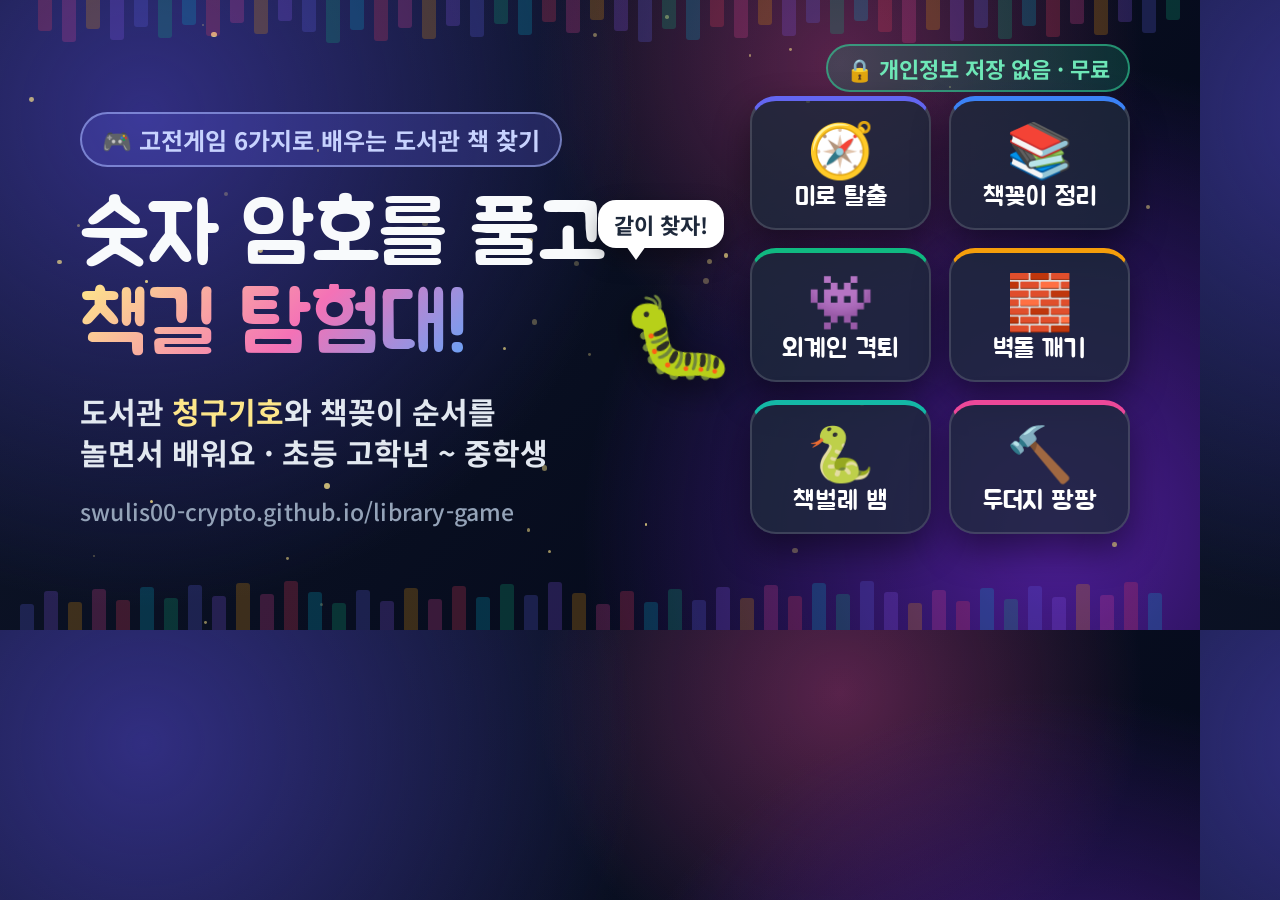
<file: design/og-image.html>
<!DOCTYPE html>
<html lang="ko">
<head>
<meta charset="UTF-8" />
<title>책길 탐험대 OG 이미지</title>
<link href="https://fonts.googleapis.com/css2?family=Jua&family=Noto+Sans+KR:wght@500;700;900&display=swap" rel="stylesheet" />
<style>
  * { margin: 0; padding: 0; box-sizing: border-box; }
  html, body { width: 1200px; height: 630px; overflow: hidden; }
  body {
    font-family: 'Noto Sans KR', sans-serif;
    color: #f8fafc;
    background: #0f172a;
    background-image:
      radial-gradient(circle at 12% 18%, #312e81 0%, transparent 42%),
      radial-gradient(circle at 88% 85%, #4c1d95 0%, transparent 40%),
      radial-gradient(circle at 70% 10%, rgba(236,72,153,0.35) 0%, transparent 30%),
      linear-gradient(135deg, #0f172a 0%, #020617 100%);
    position: relative;
  }
  /* 배경 책꽂이 패턴 */
  .shelf {
    position: absolute; left: 0; right: 0; height: 54px;
    display: flex; gap: 10px; padding: 0 20px; opacity: 0.22;
  }
  .shelf i { display: block; width: 14px; border-radius: 3px 3px 0 0; align-self: flex-end; }
  .shelf.top { top: -6px; transform: rotate(180deg); }
  .shelf.bottom { bottom: 0; }
  .stars { position: absolute; inset: 0; }
  .stars i { position: absolute; width: 4px; height: 4px; border-radius: 50%; background: #fde68a; opacity: 0.7; }

  .wrap { position: absolute; inset: 0; display: grid; grid-template-columns: 1fr 380px; padding: 64px 70px 64px 80px; align-items: center; }
  .pill { margin-top: 10px;
    display: inline-flex; align-items: center; gap: 10px;
    background: rgba(99,102,241,0.22); border: 2px solid rgba(165,180,252,0.6);
    color: #c7d2fe; border-radius: 999px; padding: 8px 20px; font-size: 24px; font-weight: 700;
    margin-bottom: 26px;
  }
  h1 { font-family: 'Jua', sans-serif; font-weight: 400; font-size: 84px; line-height: 1.06; letter-spacing: -1px; white-space: nowrap; }
  h1 .grad { background: linear-gradient(135deg, #fde68a 0%, #f472b6 55%, #60a5fa 100%); -webkit-background-clip: text; background-clip: text; -webkit-text-fill-color: transparent; }
  .sub { margin-top: 20px; font-size: 30px; font-weight: 700; color: #e2e8f0; line-height: 1.35; }
  .sub b { color: #fde68a; }
  .url { margin-top: 22px; font-size: 23px; color: #94a3b8; font-weight: 500; letter-spacing: 0.2px; }

  .right { position: relative; height: 100%; }
  .games { display: grid; grid-template-columns: repeat(2, 1fr); gap: 18px; position: absolute; right: 0; top: 50%; transform: translateY(-50%); width: 380px; }
  .card {
    background: rgba(30,41,59,0.78); border: 2px solid rgba(255,255,255,0.14); border-radius: 26px;
    padding: 18px 14px 14px; text-align: center; box-shadow: 0 16px 36px rgba(0,0,0,0.45);
  }
  .card .ic { font-size: 54px; line-height: 1; display: block; margin-bottom: 8px; }
  .card .nm { font-family: 'Jua', sans-serif; font-size: 26px; color: #fff; }
  .card.c1 { border-top: 5px solid #6366f1; } .card.c2 { border-top: 5px solid #3b82f6; }
  .card.c3 { border-top: 5px solid #10b981; } .card.c4 { border-top: 5px solid #f59e0b; }
  .card.c5 { border-top: 5px solid #14b8a6; } .card.c6 { border-top: 5px solid #ec4899; }

  .mascot { position: absolute; left: 622px; top: 268px; font-size: 86px; transform: rotate(-10deg); filter: drop-shadow(0 10px 16px rgba(0,0,0,0.5)); }
  .bubble { position: absolute; left: 598px; top: 200px; background: #fff; color: #1e293b; border-radius: 18px; padding: 8px 16px; font-size: 22px; font-weight: 700; box-shadow: 0 10px 24px rgba(0,0,0,0.35); white-space: nowrap; }
  .bubble::after { content: ''; position: absolute; left: 28px; bottom: -12px; border: 10px solid transparent; border-top: 14px solid #fff; border-bottom: 0; }
  .label {
    position: absolute; right: 70px; top: 44px; background: rgba(16,185,129,0.2); border: 2px solid rgba(52,211,153,0.6);
    color: #6ee7b7; border-radius: 999px; padding: 6px 18px; font-size: 22px; font-weight: 700;
  }
</style>
</head>
<body>
  <div class="stars" id="stars"></div>
  <div class="shelf top" id="shelfTop"></div>
  <div class="shelf bottom" id="shelfBottom"></div>

  <div class="label">🔒 개인정보 저장 없음 · 무료</div>

  <div class="wrap">
    <div class="left">
      <div class="pill">🎮 고전게임 6가지로 배우는 도서관 책 찾기</div>
      <h1>숫자 암호를 풀고<br><span class="grad">책길 탐험대!</span></h1>
      <div class="sub">도서관 <b>청구기호</b>와 책꽂이 순서를<br>놀면서 배워요 · 초등 고학년 ~ 중학생</div>
      <div class="url">swulis00-crypto.github.io/library-game</div>
    </div>
    <div class="right">
      <div class="games">
        <div class="card c1"><span class="ic">🧭</span><span class="nm">미로 탈출</span></div>
        <div class="card c2"><span class="ic">📚</span><span class="nm">책꽂이 정리</span></div>
        <div class="card c3"><span class="ic">👾</span><span class="nm">외계인 격퇴</span></div>
        <div class="card c4"><span class="ic">🧱</span><span class="nm">벽돌 깨기</span></div>
        <div class="card c5"><span class="ic">🐍</span><span class="nm">책벌레 뱀</span></div>
        <div class="card c6"><span class="ic">🔨</span><span class="nm">두더지 팡팡</span></div>
      </div>
    </div>
  </div>

  <div class="bubble">같이 찾자!</div>
  <div class="mascot">🐛</div>

<script>
  const colors = ['#6366f1','#ec4899','#10b981','#f59e0b','#06b6d4','#8b5cf6','#f43f5e'];
  for (const id of ['shelfTop','shelfBottom']) {
    const el = document.getElementById(id);
    for (let i = 0; i < 48; i++) {
      const b = document.createElement('i');
      b.style.background = colors[(i * 5 + (id === 'shelfTop' ? 2 : 0)) % colors.length];
      b.style.height = (26 + ((i * 37) % 24)) + 'px';
      el.appendChild(b);
    }
  }
  const st = document.getElementById('stars');
  let seed = 7;
  const rnd = () => (seed = (seed * 9301 + 49297) % 233280) / 233280;
  for (let i = 0; i < 40; i++) {
    const s = document.createElement('i');
    s.style.left = (rnd() * 1200) + 'px';
    s.style.top = (rnd() * 630) + 'px';
    s.style.opacity = 0.25 + rnd() * 0.6;
    const sz = 2 + rnd() * 4; s.style.width = s.style.height = sz + 'px';
    st.appendChild(s);
  }
</script>
</body>
</html>
</file>
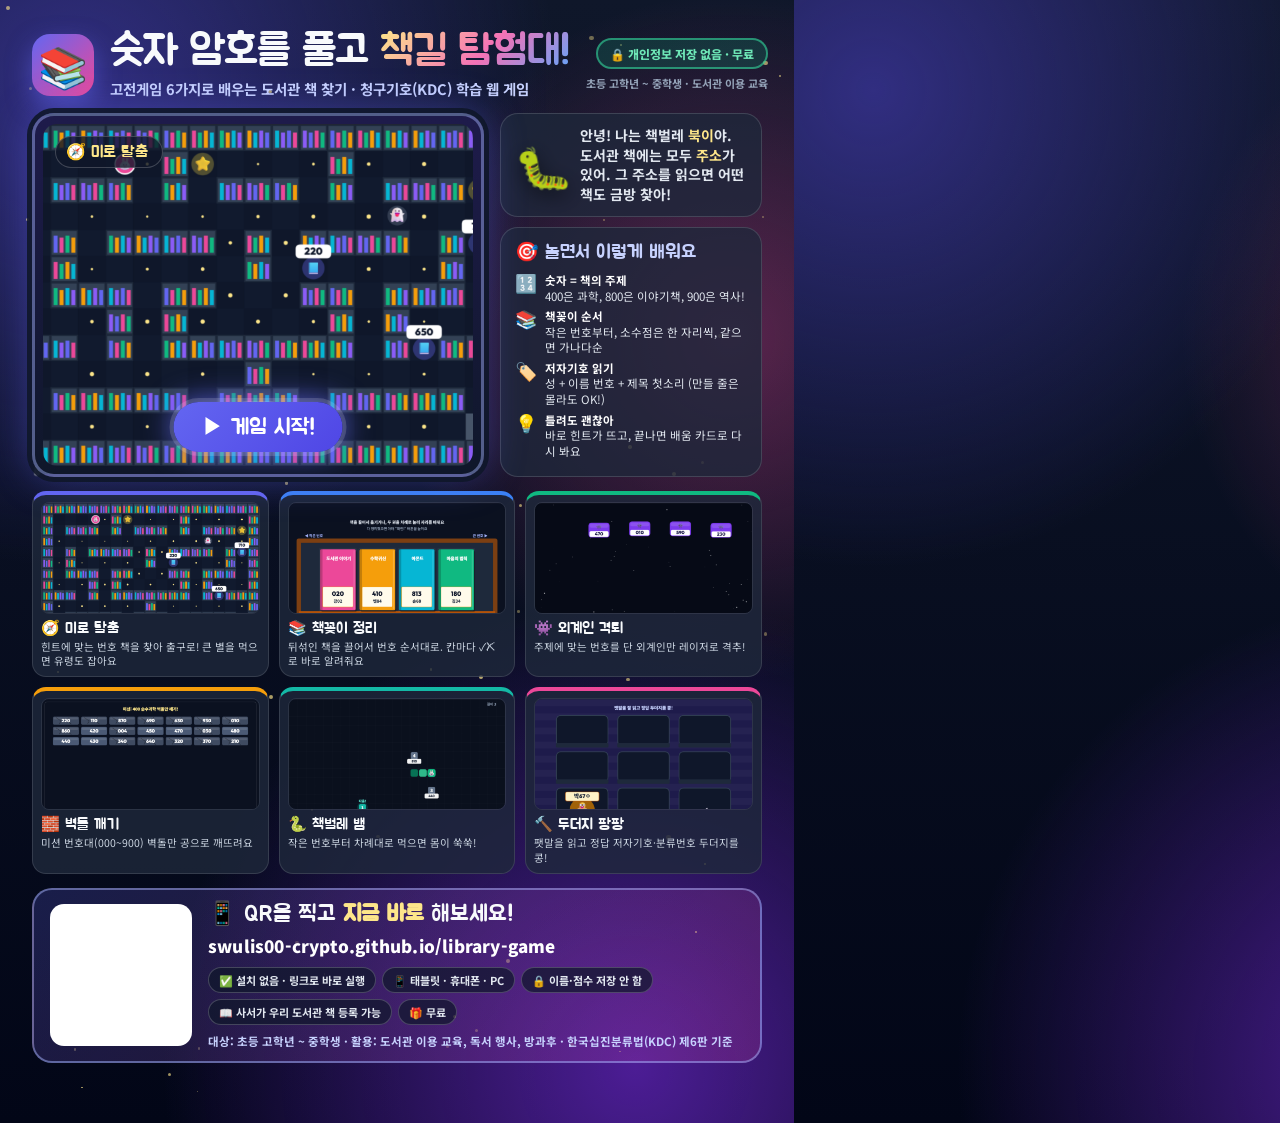
<file: design/poster-a4.html>
<!DOCTYPE html>
<html lang="ko">
<head>
<meta charset="UTF-8" />
<title>책길 탐험대 A4 포스터</title>
<link href="https://fonts.googleapis.com/css2?family=Jua&family=Noto+Sans+KR:wght@500;700;900&display=swap" rel="stylesheet" />
<style>
  @page { size: A4; margin: 0; }
  * { margin: 0; padding: 0; box-sizing: border-box; }
  html, body { width: 794px; height: 1123px; overflow: hidden; }
  body {
    font-family: 'Noto Sans KR', sans-serif;
    color: #f8fafc;
    background: #0f172a;
    background-image:
      radial-gradient(circle at 10% 8%, #312e81 0%, transparent 38%),
      radial-gradient(circle at 92% 30%, rgba(236,72,153,0.35) 0%, transparent 32%),
      radial-gradient(circle at 80% 95%, #4c1d95 0%, transparent 38%),
      linear-gradient(180deg, #0f172a 0%, #020617 100%);
    position: relative;
    -webkit-print-color-adjust: exact; print-color-adjust: exact;
  }
  .stars i { position: absolute; border-radius: 50%; background: #fde68a; }
  .page { position: absolute; inset: 0; padding: 30px 32px 26px; display: flex; flex-direction: column; gap: 14px; }

  /* 헤더 */
  .head { display: grid; grid-template-columns: auto 1fr auto; align-items: center; gap: 16px; }
  .logo { width: 62px; height: 62px; border-radius: 18px; background: linear-gradient(135deg, #6366f1, #ec4899); display: flex; align-items: center; justify-content: center; font-size: 40px; box-shadow: 0 10px 24px rgba(99,102,241,0.5); }
  .title h1 { font-family: 'Jua', sans-serif; font-weight: 400; font-size: 42px; line-height: 1; letter-spacing: -1px; white-space: nowrap; }
  .title h1 .grad { background: linear-gradient(135deg, #fde68a 0%, #f472b6 55%, #60a5fa 100%); -webkit-background-clip: text; background-clip: text; -webkit-text-fill-color: transparent; }
  .title p { margin-top: 6px; font-size: 14.5px; font-weight: 700; color: #c7d2fe; }
  .head-badge { text-align: right; }
  .head-badge .b1 { display: inline-block; white-space: nowrap; background: rgba(16,185,129,0.18); border: 2px solid rgba(52,211,153,0.6); color: #6ee7b7; border-radius: 999px; padding: 5px 12px; font-size: 12px; font-weight: 800; }
  .head-badge .b2 { margin-top: 6px; font-size: 11px; white-space: nowrap; color: #94a3b8; font-weight: 700; }

  /* 히어로 */
  .hero { display: grid; grid-template-columns: 1fr 262px; gap: 16px; align-items: stretch; height: 326px; }
  .arcade { display: flex; height: 100%; overflow: hidden; background: linear-gradient(180deg, #1e1b4b, #0f172a); border: 3px solid rgba(165,180,252,0.45); border-radius: 22px; padding: 8px; box-shadow: 0 0 0 5px rgba(15,23,42,0.9), 0 0 40px rgba(99,102,241,0.45); position: relative; }
  .arcade img { display: block; width: 100%; height: 100%; object-fit: cover; object-position: center top; border-radius: 14px; }
  .arcade .cap { position: absolute; left: 20px; top: 20px; background: rgba(15,23,42,0.8); border: 1px solid rgba(255,255,255,0.2); border-radius: 999px; padding: 5px 14px 5px 10px; font-family: 'Jua', sans-serif; font-size: 16px; color: #fde68a; }
  .arcade .cta { position: absolute; left: 50%; bottom: 22px; transform: translateX(-50%); background: linear-gradient(135deg, #6366f1, #4f46e5); color: #fff; font-family: 'Jua', sans-serif; font-size: 22px; padding: 10px 28px; border-radius: 999px; box-shadow: 0 0 0 4px rgba(255,255,255,0.15), 0 0 30px rgba(99,102,241,0.9); white-space: nowrap; }
  .side { display: flex; flex-direction: column; gap: 10px; }
  .mascot-box { background: rgba(30,41,59,0.75); border: 1px solid rgba(255,255,255,0.14); border-radius: 18px; padding: 12px 14px; display: flex; gap: 10px; align-items: center; }
  .mascot-box .m { font-size: 44px; transform: rotate(-10deg); filter: drop-shadow(0 6px 10px rgba(0,0,0,0.5)); }
  .mascot-box .t { font-size: 14px; font-weight: 700; line-height: 1.4; color: #e2e8f0; }
  .mascot-box .t b { color: #fde68a; }
  .learn { background: rgba(30,41,59,0.75); border: 1px solid rgba(255,255,255,0.14); border-radius: 18px; padding: 12px 14px; flex: 1; }
  .learn h3 { font-family: 'Jua', sans-serif; font-weight: 400; font-size: 19px; color: #c7d2fe; margin-bottom: 8px; }
  .learn li { list-style: none; display: flex; gap: 8px; align-items: flex-start; font-size: 11.5px; line-height: 1.35; margin-bottom: 5px; color: #e2e8f0; }
  .learn li .ic { font-size: 18px; line-height: 1.1; flex-shrink: 0; }
  .learn li b { color: #fff; }

  /* 게임 6종 */
  .games h2 { font-family: 'Jua', sans-serif; font-weight: 400; font-size: 24px; margin-bottom: 8px; display: flex; align-items: center; gap: 10px; }
  .games h2 small { font-family: 'Noto Sans KR', sans-serif; font-size: 12px; color: #94a3b8; font-weight: 700; }
  .grid { display: grid; grid-template-columns: repeat(3, 1fr); gap: 10px; }
  .card { background: rgba(30,41,59,0.8); border: 1px solid rgba(255,255,255,0.12); border-top: 4px solid var(--c); border-radius: 14px; padding: 7px 8px 8px; }
  .card img { display: block; width: 100%; height: 112px; object-fit: cover; object-position: center top; border-radius: 8px; border: 1px solid rgba(255,255,255,0.08); }
  .card .n { margin-top: 5px; font-family: 'Jua', sans-serif; font-size: 15px; }
  .card .d { font-size: 10.5px; color: #cbd5e1; line-height: 1.35; margin-top: 2px; }

  /* 하단 */
  .foot { display: grid; grid-template-columns: 142px 1fr; gap: 16px; align-items: center; background: linear-gradient(135deg, rgba(99,102,241,0.22), rgba(236,72,153,0.18)); border: 2px solid rgba(165,180,252,0.5); border-radius: 20px; padding: 12px 16px; }
  .qr { background: #fff; border-radius: 14px; padding: 8px; width: 142px; height: 142px; }
  .qr svg { width: 100%; height: 100%; display: block; }
  .foot h3 { font-family: 'Jua', sans-serif; font-weight: 400; font-size: 23px; line-height: 1.1; }
  .foot h3 b { color: #fde68a; }
  .foot .url { margin-top: 6px; font-size: 17px; font-weight: 900; color: #fff; letter-spacing: 0.2px; }
  .chips { margin-top: 9px; display: flex; flex-wrap: wrap; gap: 6px; }
  .chip { background: rgba(15,23,42,0.7); border: 1px solid rgba(255,255,255,0.2); border-radius: 999px; padding: 4px 10px; font-size: 11px; font-weight: 700; color: #e2e8f0; }
  .foot .who { margin-top: 8px; font-size: 11.5px; color: #c7d2fe; font-weight: 700; }
</style>
</head>
<body>
  <div class="stars" id="stars"></div>
  <div class="page">
    <!-- 헤더 -->
    <div class="head">
      <div class="logo">📚</div>
      <div class="title">
        <h1>숫자 암호를 풀고 <span class="grad">책길 탐험대!</span></h1>
        <p>고전게임 6가지로 배우는 도서관 책 찾기 · 청구기호(KDC) 학습 웹 게임</p>
      </div>
      <div class="head-badge">
        <div class="b1">🔒 개인정보 저장 없음 · 무료</div>
        <div class="b2">초등 고학년 ~ 중학생 · 도서관 이용 교육</div>
      </div>
    </div>

    <!-- 히어로 -->
    <div class="hero">
      <div class="arcade">
        <img src="poster/shots/maze.png" alt="미로 탈출 게임 화면" />
        <div class="cap">🧭 미로 탈출</div>
        <div class="cta">▶ 게임 시작!</div>
      </div>
      <div class="side">
        <div class="mascot-box">
          <div class="m">🐛</div>
          <div class="t">안녕! 나는 책벌레 <b>북이</b>야.<br>도서관 책에는 모두 <b>주소</b>가 있어. 그 주소를 읽으면 어떤 책도 금방 찾아!</div>
        </div>
        <div class="learn">
          <h3>🎯 놀면서 이렇게 배워요</h3>
          <ul>
            <li><span class="ic">🔢</span><span><b>숫자 = 책의 주제</b><br>400은 과학, 800은 이야기책, 900은 역사!</span></li>
            <li><span class="ic">📚</span><span><b>책꽂이 순서</b><br>작은 번호부터, 소수점은 한 자리씩, 같으면 가나다순</span></li>
            <li><span class="ic">🏷️</span><span><b>저자기호 읽기</b><br>성 + 이름 번호 + 제목 첫소리 (만들 줄은 몰라도 OK!)</span></li>
            <li><span class="ic">💡</span><span><b>틀려도 괜찮아</b><br>바로 힌트가 뜨고, 끝나면 배움 카드로 다시 봐요</span></li>
          </ul>
        </div>
      </div>
    </div>

    <!-- 게임 6종 -->
    <div class="games">
      <h2>🎮 고전게임 6가지 <small>매번 다른 문제 · 콤보 · 별 3개 모으기</small></h2>
      <div class="grid">
        <div class="card" style="--c:#6366f1"><img src="poster/shots/maze.png" alt="" /><div class="n">🧭 미로 탈출</div><div class="d">힌트에 맞는 번호 책을 찾아 출구로! 큰 별을 먹으면 유령도 잡아요</div></div>
        <div class="card" style="--c:#3b82f6"><img src="poster/shots/shelfSort.png" alt="" /><div class="n">📚 책꽂이 정리</div><div class="d">뒤섞인 책을 끌어서 번호 순서대로. 칸마다 ✓✗로 바로 알려줘요</div></div>
        <div class="card" style="--c:#10b981"><img src="poster/shots/spaceDefense.png" alt="" /><div class="n">👾 외계인 격퇴</div><div class="d">주제에 맞는 번호를 단 외계인만 레이저로 격추!</div></div>
        <div class="card" style="--c:#f59e0b"><img src="poster/shots/brickBreaker.png" alt="" /><div class="n">🧱 벽돌 깨기</div><div class="d">미션 번호대(000~900) 벽돌만 공으로 깨뜨려요</div></div>
        <div class="card" style="--c:#14b8a6"><img src="poster/shots/snake.png" alt="" /><div class="n">🐍 책벌레 뱀</div><div class="d">작은 번호부터 차례대로 먹으면 몸이 쑥쑥!</div></div>
        <div class="card" style="--c:#ec4899"><img src="poster/shots/whackMole.png" alt="" /><div class="n">🔨 두더지 팡팡</div><div class="d">팻말을 읽고 정답 저자기호·분류번호 두더지를 콩!</div></div>
      </div>
    </div>

    <!-- 하단: QR -->
    <div class="foot">
      <div class="qr" id="qr"></div>
      <div>
        <h3>📱 QR을 찍고 <b>지금 바로</b> 해보세요!</h3>
        <div class="url">swulis00-crypto.github.io/library-game</div>
        <div class="chips">
          <span class="chip">✅ 설치 없음 · 링크로 바로 실행</span>
          <span class="chip">📱 태블릿 · 휴대폰 · PC</span>
          <span class="chip">🔒 이름·점수 저장 안 함</span>
          <span class="chip">📖 사서가 우리 도서관 책 등록 가능</span>
          <span class="chip">🎁 무료</span>
        </div>
        <div class="who">대상: 초등 고학년 ~ 중학생 · 활용: 도서관 이용 교육, 독서 행사, 방과후 · 한국십진분류법(KDC) 제6판 기준</div>
      </div>
    </div>
  </div>

<script>
  const st = document.getElementById('stars');
  let seed = 11;
  const rnd = () => (seed = (seed * 9301 + 49297) % 233280) / 233280;
  for (let i = 0; i < 70; i++) {
    const s = document.createElement('i');
    const sz = 1.5 + rnd() * 3;
    s.style.cssText = `left:${rnd()*794}px;top:${rnd()*1123}px;width:${sz}px;height:${sz}px;opacity:${0.2+rnd()*0.55}`;
    st.appendChild(s);
  }
</script>
</body>
</html>
</file>
